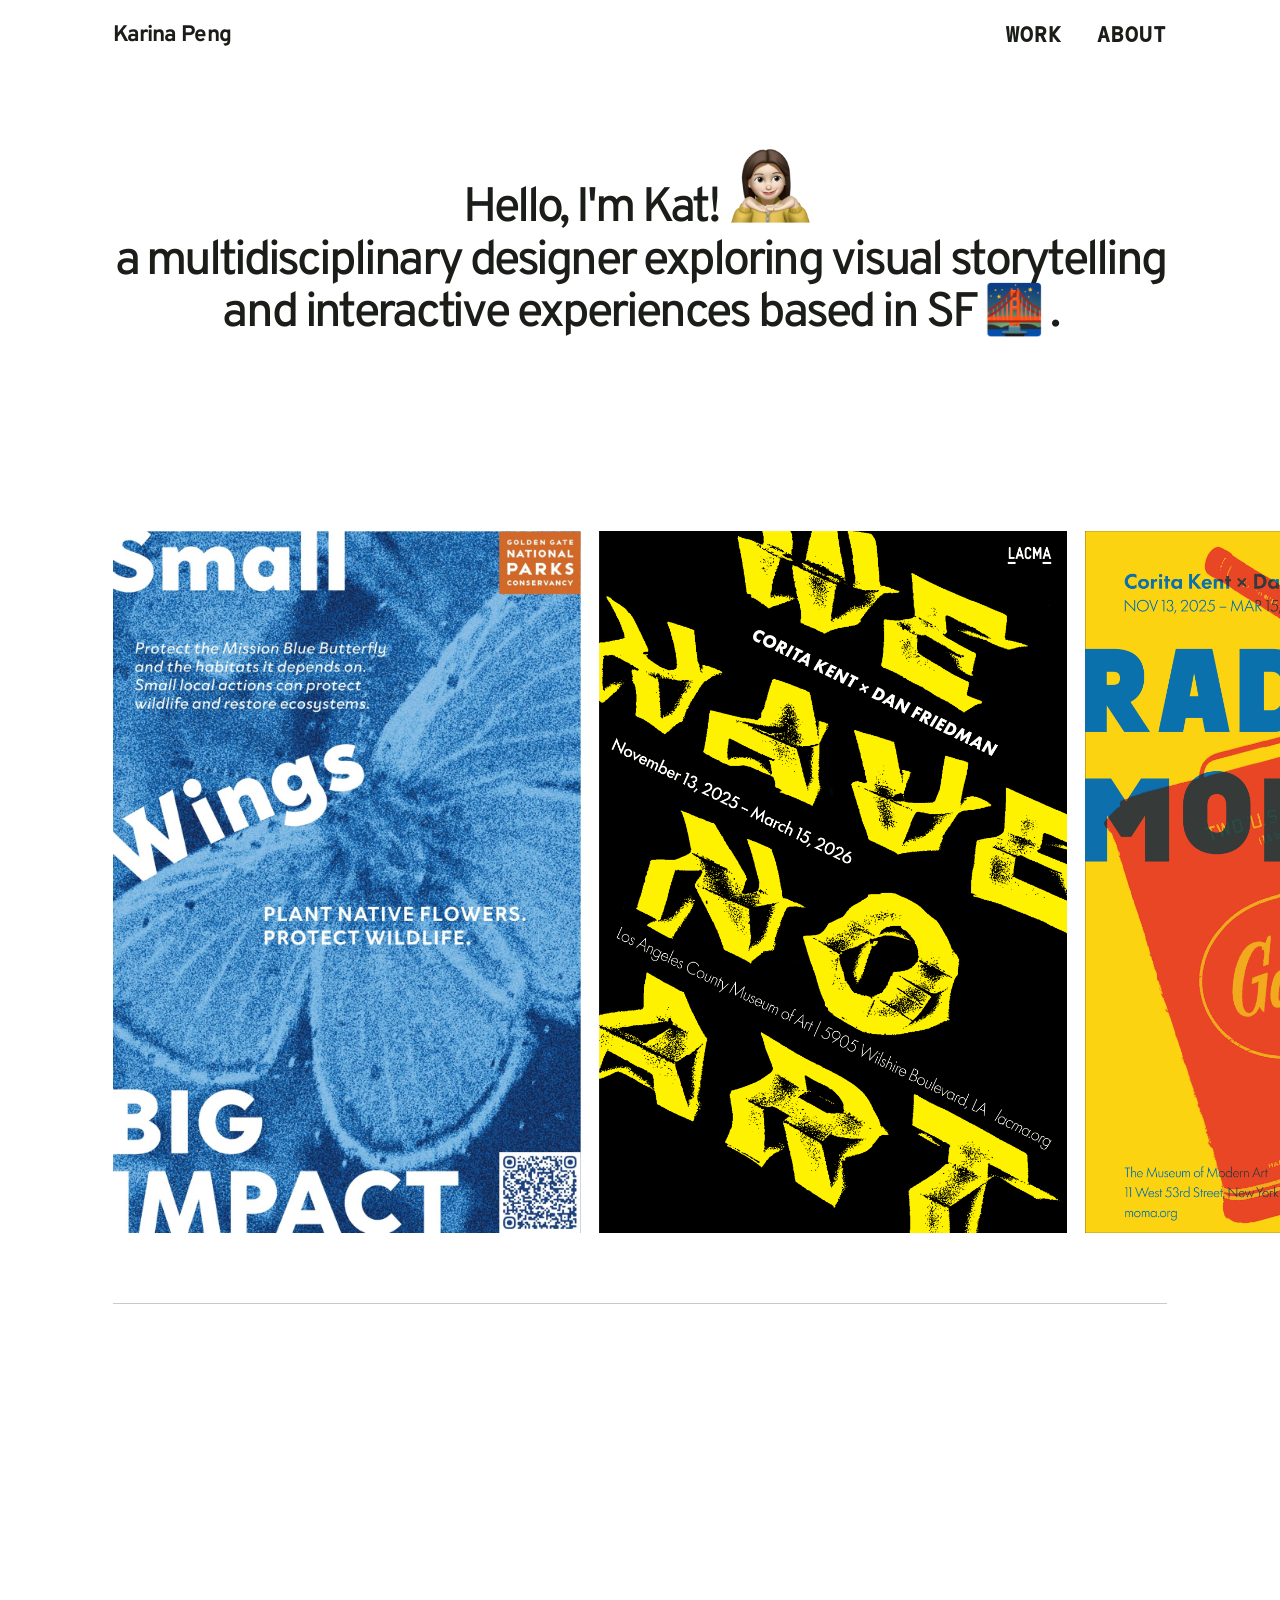
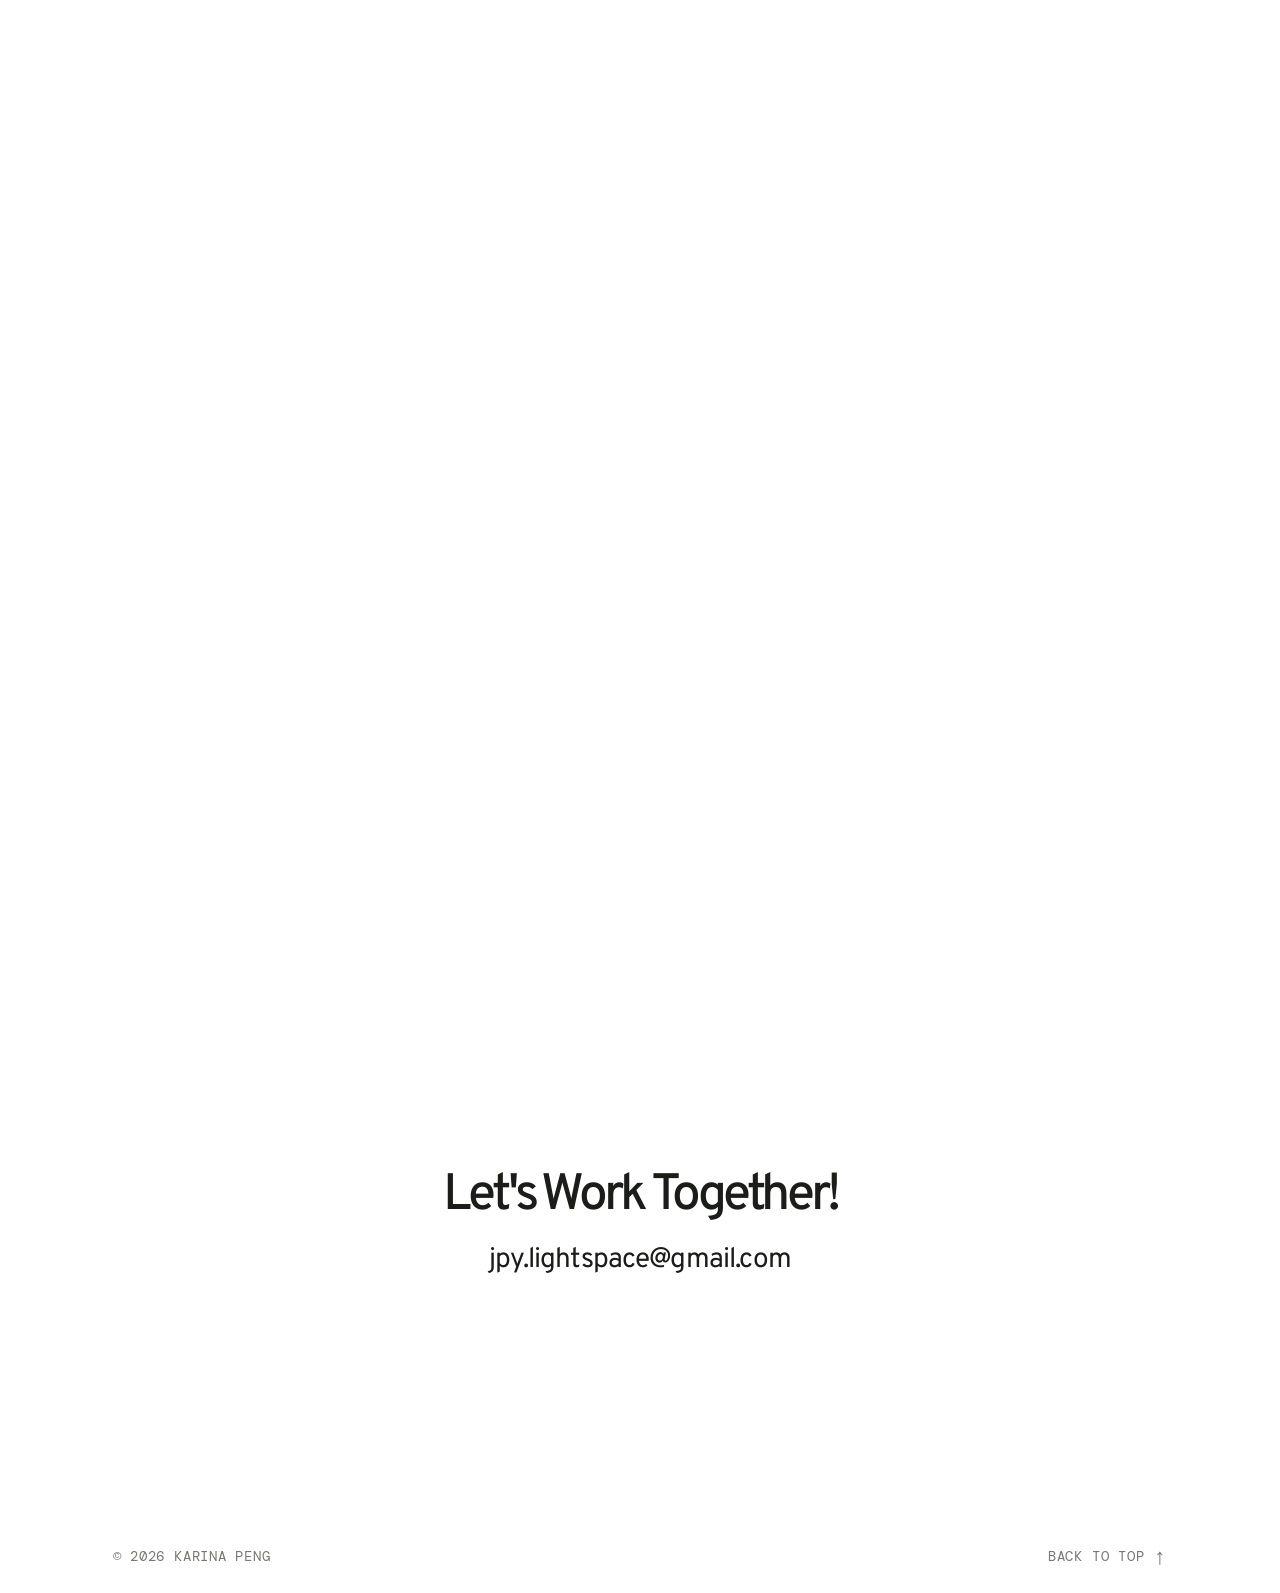
<file: index.html>
<!doctype html>
<html lang="en">
<head>
  <meta charset="utf-8">
  <meta name="viewport" content="width=device-width, initial-scale=1">
  <meta name="theme-color" content="#ffffff">
  <meta name="description" content="Selected work by Kat P, a multidisciplinary designer.">
  <title>Kat P — Multidisciplinary Designer</title>
  <link rel="preconnect" href="https://fonts.googleapis.com">
  <link rel="preconnect" href="https://fonts.gstatic.com" crossorigin>
  <link href="https://fonts.googleapis.com/css2?family=DM+Mono:wght@400;500&family=Overpass:wght@400;500;600;700&display=swap" rel="stylesheet">
  <link rel="stylesheet" href="style.css">
  <script src="script.js" defer></script>
</head>
<body>
  <header class="site-header" id="top">
    <a class="wordmark" href="#top" aria-label="Karina Peng, home">Karina Peng</a>
    <nav aria-label="Main navigation">
      <a href="#work">WORK</a>
      <a href="about.html">ABOUT</a>
    </nav>
  </header>

  <main>
    <section class="intro" id="about" aria-labelledby="intro-title">
      <div class="sprinkle-layer" aria-hidden="true"></div>
      <div class="intro-copy">
        <!-- IMAGE SWAP: change the portrait filename here; store the replacement in assets/. -->
        <h1 id="intro-title" class="intro-statement">Hello, I'm Kat!<img class="intro-inline-image portrait-image" src="assets/kat-portrait-cutout.png" alt="Illustrated portrait of K"><br>a multidisciplinary designer exploring visual storytelling and interactive experiences based in SF 🌉&nbsp;.</h1>
      </div>
    </section>

    <section class="work-section" id="work" aria-label="Selected projects">
      <div class="work-sticky">
        <div class="project-track">
          <!-- IMAGE SWAP: change each --project-image URL below to replace a gallery image. -->
          <!-- PROJECT 1 IMAGE: assets/small-wings-big-impact.jpg -->
          <article class="project project-poster" style="--project-image:url('assets/small-wings-big-impact.jpg')">
            <a class="project-link" href="project.html?project=small-wings-big-impact" aria-label="View case study: Mission Blue"></a>
            <div class="project-image" role="img" aria-label="Mission Blue environmental awareness campaign poster"></div>
            <div class="project-shade"></div>
            <div class="project-copy"><p class="project-meta">2025</p><h2>Small Wings,<br>Big Impact</h2><p class="project-description">Plant native flowers. Protect the Mission Blue Butterfly and its habitat.</p></div>
          </article>
          <!-- PROJECT 2 IMAGE: replace this file path to swap the poster thumbnail. -->
          <article class="project project-portrait" style="--project-image:url('assets/WeHaveNoArt_Poster.png')">
            <a class="project-link" href="project.html?project=field-notes" aria-label="View case study: We Have No Art"></a>
            <div class="project-image" role="img" aria-label="We Have No Art exhibition poster placeholder"></div>
            <div class="project-shade"></div>
            <div class="project-copy"><p class="project-meta">Poster Design · 2025</p><h2>We Have No Art</h2><p class="project-description">An exhibition poster communicating the show's ethos without depicting the featured artwork.</p></div>
          </article>
          <!-- PROJECT 3 IMAGE: replace this file path to swap the poster thumbnail. -->
          <article class="project project-portrait" style="--project-image:url('assets/RadicalModernists_Poster.png')">
            <a class="project-link" href="project.html?project=play-mode" aria-label="View case study: Radical Modernists"></a>
            <div class="project-image" role="img" aria-label="Radical Modernists poster featuring Corita Kent and Dan Friedman"></div>
            <div class="project-shade"></div>
            <div class="project-copy"><p class="project-meta">Poster Design · 2025</p><h2>Radical Modernists</h2><p class="project-description">An exhibition poster using a gas can as a visual metaphor for creative energy and change.</p></div>
          </article>
          <article class="project project-landscape" style="--project-image:url('assets/kombucha2.jpeg')">
            <a class="project-link" href="project.html?project=objects-of-use" aria-label="View case study: Mysophobia"></a>
            <div class="project-image" role="img" aria-label="Mysophobia kombucha bottles displayed on a store shelf"></div>
            <div class="project-shade"></div>
            <div class="project-copy"><p class="project-meta">Kombucha Packaging Design · 2025</p><h2>Mysophobia</h2><p class="project-description">A playful kombucha packaging concept inspired by the fear of germs.</p></div>
          </article>
        </div>
        <div class="gallery-progress" aria-hidden="true"><span></span></div>
      </div>
    </section>
    <section class="contact" id="contact">
      <h2>Let's Work Together!</h2>
      <!-- EDIT EMAIL: update the address in both the mailto: URL and visible text. -->
      <a class="contact-email" href="mailto:jpy.lightspace@gmail.com">jpy.lightspace@gmail.com</a>
      <footer><span>© 2026 Karina Peng</span><a href="#top">Back to top <span class="back-to-top-arrow" aria-hidden="true">↑</span></a></footer>
    </section>
  </main>
</body>
</html>
</file>
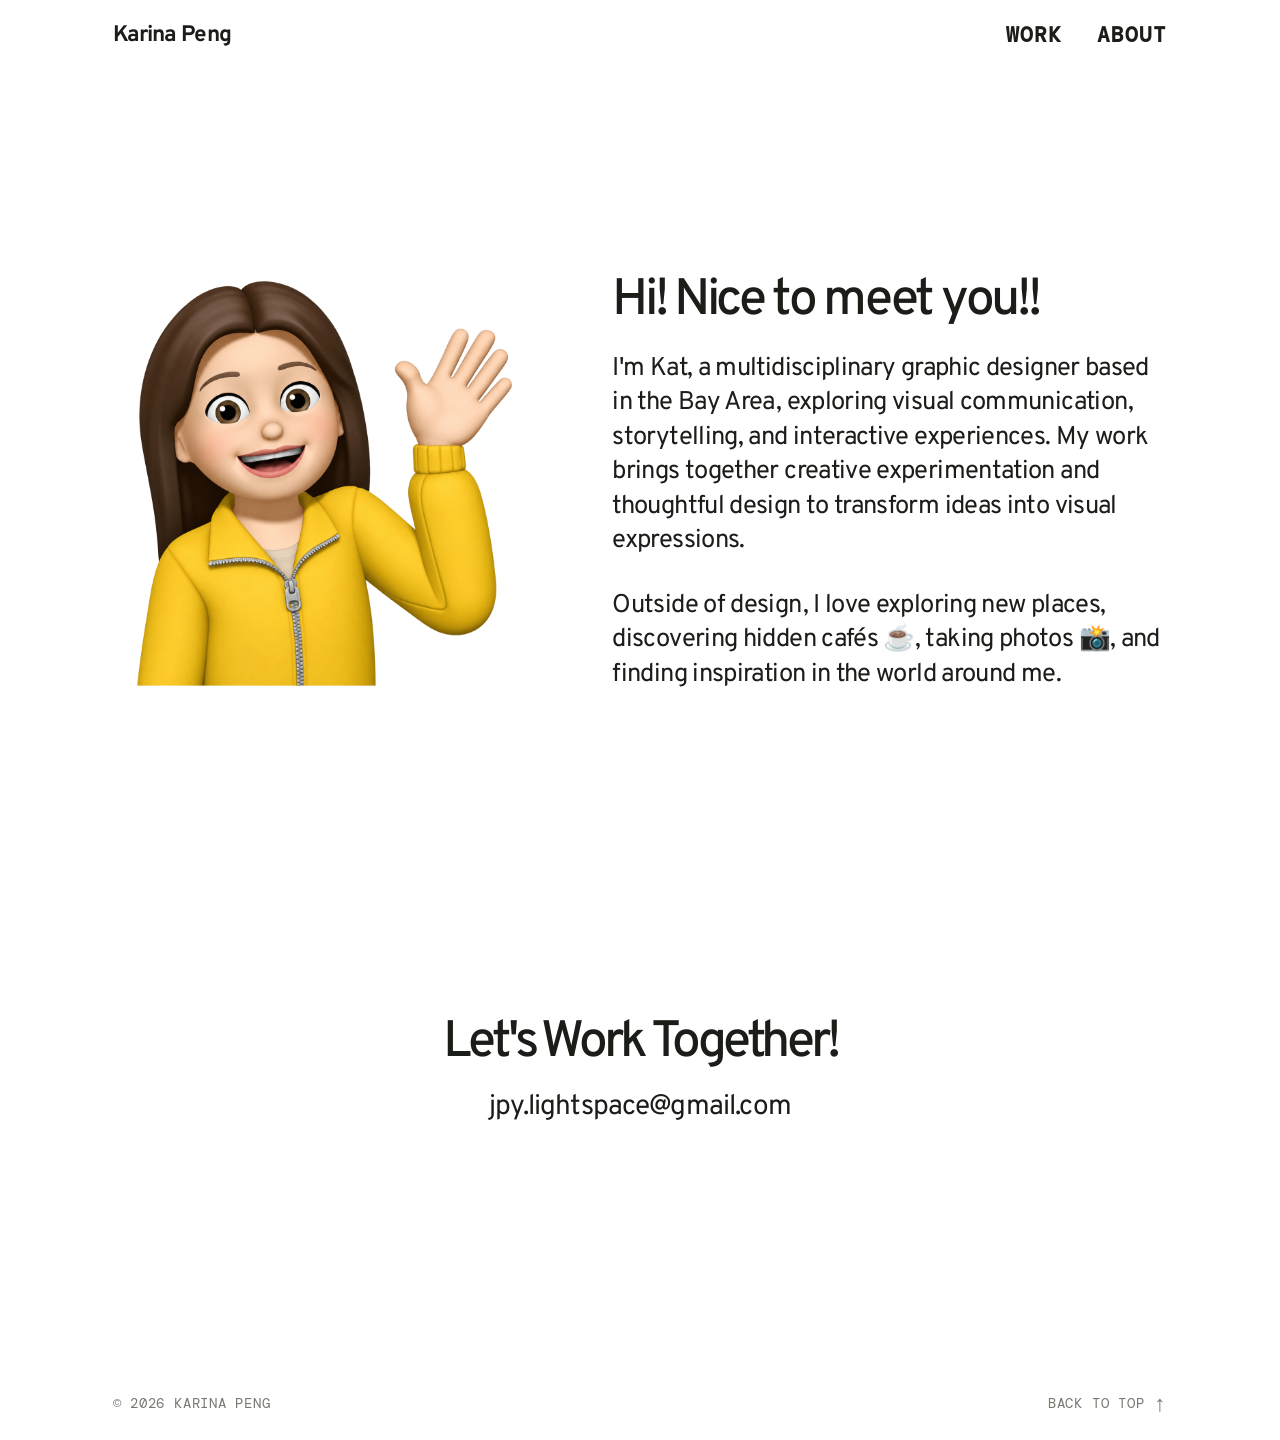
<file: about.html>
<!doctype html>
<html lang="en">
<head>
  <meta charset="utf-8">
  <meta name="viewport" content="width=device-width, initial-scale=1">
  <meta name="theme-color" content="#ffffff">
  <meta name="description" content="About Kat P, a multidisciplinary graphic designer based in the Bay Area.">
  <title>About — Kat P</title>
  <link rel="preconnect" href="https://fonts.googleapis.com">
  <link rel="preconnect" href="https://fonts.gstatic.com" crossorigin>
  <link href="https://fonts.googleapis.com/css2?family=DM+Mono:wght@400;500&family=Overpass:wght@400;500;600;700&display=swap" rel="stylesheet">
  <link rel="stylesheet" href="style.css">
  <script src="script.js" defer></script>
</head>
<body class="about-page">
  <header class="site-header" id="top">
    <a class="wordmark" href="index.html#top" aria-label="Karina Peng, home">Karina Peng</a>
    <nav aria-label="Main navigation">
      <a href="index.html#work">WORK</a>
      <a href="about.html" aria-current="page">ABOUT</a>
    </nav>
  </header>

  <main class="about-main" id="about-content">
    <section class="about-layout" aria-label="About Kat">
      <div class="about-illustration">
        <!-- IMAGE SWAP: replace this src with another image file saved in assets/. -->
        <img src="assets/kat-about-refined.png" alt="Illustration of Kat waving">
      </div>
      <div class="about-copy">
        <h1>Hi! Nice to meet you!!</h1>
        <p>I'm Kat, a multidisciplinary graphic designer based in the Bay Area, exploring visual communication, storytelling, and interactive experiences. My work brings together creative experimentation and thoughtful design to transform ideas into visual expressions.</p>
        <p>Outside of design, I love exploring new places, discovering hidden cafés ☕, taking photos 📸, and finding inspiration in the world around me.</p>
      </div>
    </section>
  </main>
  <section class="contact" id="contact">
    <h2>Let's Work Together!</h2>
    <!-- EDIT EMAIL: update the address in both the mailto: URL and visible text. -->
    <a class="contact-email" href="mailto:jpy.lightspace@gmail.com">jpy.lightspace@gmail.com</a>
    <footer><span>© 2026 Karina Peng</span><a href="#top">Back to top <span class="back-to-top-arrow" aria-hidden="true">↑</span></a></footer>
  </section>
</body>
</html>
</file>
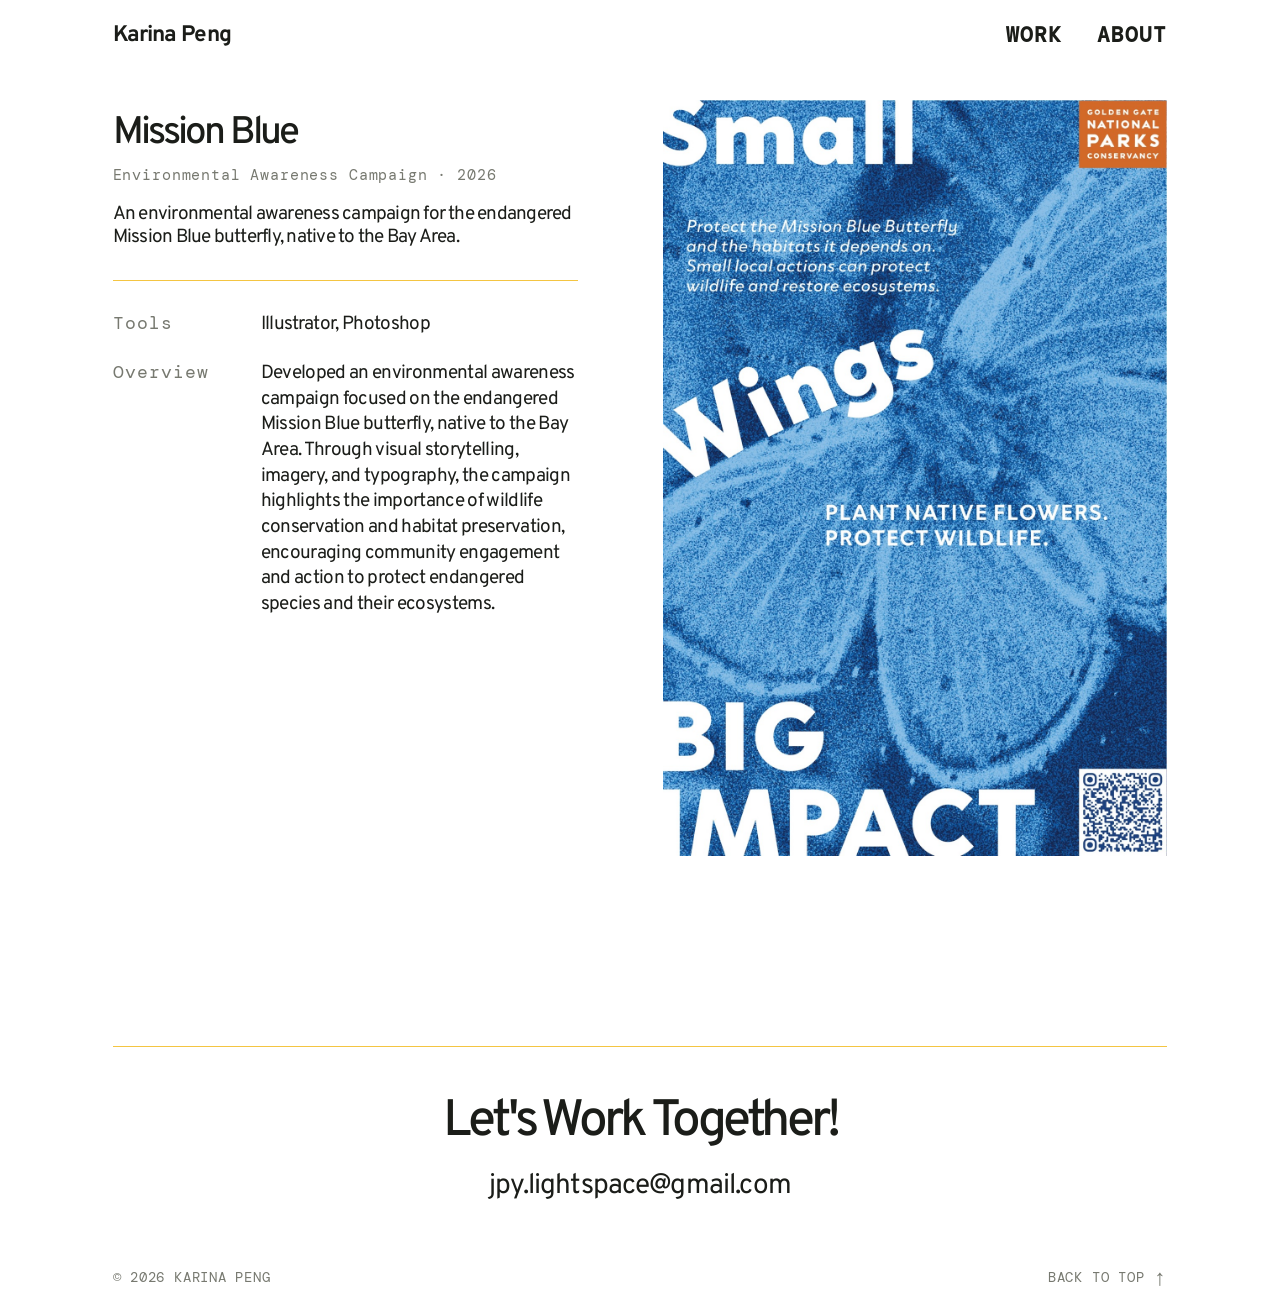
<file: project.html>
<!doctype html>
<html lang="en">
<head>
  <meta charset="utf-8">
  <meta name="viewport" content="width=device-width, initial-scale=1">
  <meta name="theme-color" content="#ffffff">
  <meta name="description" content="Project case study by Kat P.">
  <title>Project — Kat P</title>
  <link rel="preconnect" href="https://fonts.googleapis.com">
  <link rel="preconnect" href="https://fonts.gstatic.com" crossorigin>
  <link href="https://fonts.googleapis.com/css2?family=DM+Mono:wght@400;500&family=Overpass:wght@400;500;600;700&display=swap" rel="stylesheet">
  <link rel="stylesheet" href="style.css">
  <script src="script.js" defer></script>
</head>
<body class="case-page">
  <header class="site-header" id="top">
    <a class="wordmark" href="index.html#top" aria-label="Karina Peng, home">Karina Peng</a>
    <nav aria-label="Main navigation">
      <a href="index.html#work">WORK</a>
      <a href="about.html">ABOUT</a>
    </nav>
  </header>

  <main class="case-study" id="case-study">
    <section class="case-showcase" aria-label="Project details and poster">
      <!-- CASE STUDY IMAGE: change the image path in script.js under projectData for this project. -->
      <div class="case-hero-image" role="img" data-hero-image></div>
      <div class="case-side-info">
        <div class="case-intro">
        <h1 class="case-title" data-title></h1>
        <p class="case-kicker"><span class="case-category" data-category></span> · <span data-year></span></p>
        <p class="case-summary" data-summary></p>
        </div>
        <section class="case-details" aria-label="Project details">
          <h2>Tools</h2>
          <div class="case-tools" data-tools></div>
          <h2>Overview</h2>
          <p class="case-overview" data-overview></p>
        </section>
      </div>
    </section>
    <section class="process-section" aria-label="Project process images">
      <div class="process-grid">
        <!-- PROCESS IMAGE SWAP: replace a placeholder div with <img src="assets/process-01.jpg" alt="Describe this process image">. -->
        <div class="process-placeholder" data-process="01"><span>Process image placeholder · 01</span></div>
      </div>
    </section>
    <section class="contact case-contact" id="contact">
      <h2>Let's Work Together!</h2>
      <!-- EDIT EMAIL: update the address in both the mailto: URL and visible text. -->
      <a class="contact-email" href="mailto:jpy.lightspace@gmail.com">jpy.lightspace@gmail.com</a>
      <footer><span>© 2026 Karina Peng</span><a href="#top">Back to top <span class="back-to-top-arrow" aria-hidden="true">↑</span></a></footer>
    </section>
  </main>
</body>
</html>
</file>
<file: style.css>
:root {
  --paper: #ffffff;
  --ink: #1b1d19;
  --muted: #777970;
  --accent: #fa633d;
  --sunflower: #f4c542;
  --page-pad: clamp(31px, 8.8vw, 141px);
  --mono: "DM Mono", monospace;
  --sans: "Overpass", sans-serif;
}

* { box-sizing: border-box; }
html { scroll-behavior: smooth; }
body { margin: 0; color: var(--ink); background: var(--paper); font-family: var(--sans); -webkit-font-smoothing: antialiased; }
a { color: inherit; text-decoration: none; }
@media (hover: hover) and (pointer: fine) {
  body.has-custom-cursor, body.has-custom-cursor a { cursor: none; }
  .custom-cursor { position: fixed; z-index: 30; top: 0; left: 0; width: 20px; height: 20px; border-radius: 50%; background: var(--sunflower); pointer-events: none; opacity: 0; transform: translate(-50%, -50%); transition: opacity .16s ease, width .16s ease, height .16s ease; }
  .custom-cursor.is-visible { opacity: 1; }
  .custom-cursor.is-hovering { width: 27px; height: 27px; }
}
.site-header { position: fixed; z-index: 10; inset: 0 0 auto; height: 70px; padding: 0 var(--page-pad); display: flex; align-items: center; justify-content: space-between; background: var(--paper); }
.wordmark { font-size: 22.5px; letter-spacing: -.04em; font-weight: 700; }
.wordmark span { font-family: var(--mono); font-size: 8px; vertical-align: top; margin-left: 3px; }
.site-header nav { display: flex; gap: 34px; }
.site-header nav a, .eyebrow, .gallery-topline, .project-number, .project-meta { font-family: var(--mono); font-size: 11px; letter-spacing: .055em; }
.site-header nav a { font-size: 21px; font-weight: 700; }
.site-header nav a { transition: color .2s ease; }
.site-header nav a:hover { color: var(--sunflower); }
.eyebrow { margin: 0; color: var(--muted); }
.intro { min-height: 48svh; padding: 138px var(--page-pad) 28px; position: relative; display: flex; flex-direction: column; align-items: center; justify-content: flex-start; text-align: center; }
.intro-copy { width: 100%; position: relative; z-index: 1; }
.sprinkle-layer { position: fixed; inset: 0; z-index: 9; overflow: hidden; pointer-events: none; }
.sprinkle { position: absolute; width: var(--sprinkle-size); height: var(--sprinkle-height); border-radius: var(--sprinkle-radius, 2px); background: var(--sprinkle-color); opacity: 0; animation: sprinkle-fall 1.8s cubic-bezier(.18,.65,.34,1) forwards; }
@keyframes sprinkle-fall {
  0% { opacity: 0; transform: translate(-50%, -50%) rotate(0) scale(.4); }
  12% { opacity: 1; }
  46% { transform: translate(calc(-50% + var(--sprinkle-x1)), calc(-50% + var(--sprinkle-y1))) rotate(var(--sprinkle-rotate1)) scale(1); }
  100% { opacity: 0; transform: translate(calc(-50% + var(--sprinkle-dx)), calc(-50% + var(--sprinkle-dy))) rotate(var(--sprinkle-rotate)) scale(.85); }
}
.intro .eyebrow { margin-bottom: 24px; }
.intro .eyebrow span { color: var(--accent); margin: 0 7px; }
.intro h1 { margin: 0; font-size: clamp(28.8px, 3.78vw, 54px); line-height: 1.08; letter-spacing: -.065em; font-weight: 500; }
.intro-inline-image { display: inline-block; position: relative; width: .82em; height: .82em; margin: 0 .09em; vertical-align: -.12em; overflow: hidden; border: 2px dotted var(--ink); border-radius: 3px; }
.portrait-image { width: 1.845em; height: 1.845em; object-fit: contain; border: 0; border-radius: 0; }
.portrait-placeholder { background: linear-gradient(145deg, #ecd3c3, #d7a995 58%, #9c736a); }
.portrait-placeholder::before { content: ""; position: absolute; width: 30%; height: 30%; left: 35%; top: 17%; border-radius: 50%; background: #f4e4d6; }
.portrait-placeholder::after { content: ""; position: absolute; width: 68%; height: 42%; left: 16%; bottom: -7%; border-radius: 50% 50% 0 0; background: #3f4945; }
.artwork-placeholder { background: linear-gradient(135deg, #eab3a0 0 38%, #efa83c 38% 65%, #8ba59d 65%); }
.artwork-placeholder::before { content: ""; position: absolute; width: 58%; height: 58%; top: 20%; left: 21%; background: #f4eee1; border-radius: 50%; mix-blend-mode: screen; }
.artwork-placeholder::after { content: ""; position: absolute; width: 70%; height: 14%; left: 15%; bottom: 17%; background: #242a28; transform: rotate(-32deg); }
.intro-index { position: absolute; right: var(--page-pad); bottom: 24px; color: var(--muted); font: 11px var(--mono); letter-spacing: .055em; }
.work-section { position: relative; height: 100vh; height: 100svh; }
.work-sticky { height: 100vh; height: 100svh; position: sticky; top: 0; overflow: hidden; display: flex; flex-direction: column; justify-content: center; }
.gallery-topline { position: absolute; z-index: 2; top: 92px; left: var(--page-pad); right: var(--page-pad); display: flex; justify-content: space-between; color: var(--muted); }
.project-track { align-self: flex-start; display: flex; gap: 18px; margin-top: 0; padding: 0 var(--page-pad); width: max-content; will-change: transform; transform: translate3d(0,0,0); }
.project { position: relative; flex: 0 0 min(76vw, 1120px); height: min(78vh, 820px); min-height: 390px; overflow: hidden; background: #d9d5cb; isolation: isolate; color: white; }
.project-link { position: absolute; z-index: 1; inset: 0; }
.project-link:focus-visible { outline: 2px solid var(--accent); outline-offset: -7px; }
.project-image { position: absolute; z-index: -2; inset: 0; background-image: var(--project-image); background-position: center; background-size: cover; filter: none; transform: none; opacity: 1; transition: opacity .35s ease; }
.project-poster { flex: 0 0 min(52vh, 546px); background: transparent; }
.project-portrait { flex-basis: min(52vh, 546px); }
.project-portrait .project-image { background-size: contain; background-repeat: no-repeat; }
.project-square { flex-basis: min(72.8vh, 764px); height: min(78vh, 820px); background: transparent; }
.project-square .project-image { background-size: contain; background-repeat: no-repeat; }
.project-landscape { flex: 0 0 auto; width: min(114.5vh, 1202px); height: min(78vh, 820px); background: transparent; }
.project-landscape .project-image { background-size: contain; background-repeat: no-repeat; }
.project-poster .project-image { background-color: transparent; background-size: contain; background-repeat: no-repeat; filter: none; transform: none; transition: opacity .35s ease; }
.project-poster:hover .project-image, .project-poster:focus-within .project-image { filter: none; transform: none; opacity: .58; }
.project-poster .project-shade { background: transparent; }
.project-poster .project-description { display: none; }
.project-poster .project-copy { display: none; }
.project-poster:hover .project-copy, .project-poster:focus-within .project-copy { transform: translate(-50%, -50%); }
.project-poster .project-meta, .project-poster .project-copy h2 { display: table; width: auto; max-width: 100%; margin-left: auto; margin-right: auto; padding: 4px 9px; color: #fff; background: #111; }
.project-poster .project-meta, .project-poster .project-copy h2 { font-family: var(--sans); font-size: clamp(15px, 2vw, 22px); font-weight: 600; line-height: 1; letter-spacing: -.03em; }
.project-poster .project-meta { margin-bottom: 7px; }
.project-poster .project-copy h2 { margin-bottom: 0; white-space: nowrap; }
.project-poster .project-copy h2 br { display: none; }
.project-shade { display: none; }
.project:hover .project-image, .project:focus-within .project-image { filter: none; transform: none; opacity: .58; }
article.project.project-poster:hover .project-image,
article.project.project-poster:focus-within .project-image { transform: none; }
.project-number { position: absolute; z-index: 2; top: 25px; left: 27px; color: rgba(255,255,255,.78); pointer-events: none; }
.project-copy { display: none; }
.project:hover .project-copy, .project:focus-within .project-copy { opacity: 1; transform: translateY(0); }
article.project.project-poster:hover .project-copy,
article.project.project-poster:focus-within .project-copy { left: 50%; right: auto; transform: translate(-50%, -50%); text-align: center; }
.project-meta { margin: 0 0 12px; color: rgba(255,255,255,.78); }
.project-copy h2 { margin: 0 0 14px; font-size: clamp(34px, 5vw, 68px); line-height: 1; letter-spacing: -.07em; font-weight: 500; }
.project-description { max-width: 370px; margin: 0; font-size: 14px; line-height: 1.55; color: rgba(255,255,255,.84); }
.project-arrow { position: absolute; z-index: 2; right: 28px; bottom: 28px; font-size: 24px; opacity: .8; transition: transform .25s; pointer-events: none; }
.project:hover .project-arrow { transform: translate(3px,-3px); }
.gallery-progress { height: 1px; background: #c9c9c5; position: absolute; bottom: 28px; left: var(--page-pad); right: var(--page-pad); }
.gallery-progress span { display: block; height: 2px; width: 100%; background: var(--sunflower); transform-origin: left; transform: scaleX(0); }
.contact { min-height: 60vh; padding: 100px var(--page-pad) 28px; display: flex; flex-direction: column; align-items: center; justify-content: center; text-align: center; }
.contact h2 { margin: 20px 0 48px; font-size: clamp(22.5px, 4vw, 52px); line-height: .94; letter-spacing: -.08em; font-weight: 500; }
.contact-email { display: inline-block; margin: -27px 0 20px; font-size: clamp(20px, 2.3vw, 28px); letter-spacing: -.03em; }
.contact-email:hover { color: var(--sunflower); }
.social-links { display: flex; justify-content: center; flex-wrap: wrap; gap: clamp(20px, 4vw, 55px); font-family: var(--mono); font-size: 12px; letter-spacing: .055em; }
.social-links a { transition: color .2s ease; }
.social-links a:hover { color: var(--accent); }
.social-links a span { color: var(--accent); font-size: 15px; line-height: 1; margin-left: 5px; vertical-align: -1px; }
.contact footer { width: 100%; display: flex; justify-content: space-between; color: var(--muted); margin-top: auto; padding-top: 50px; font: clamp(10px, 1.15vw, 14px) var(--mono); letter-spacing: .055em; text-transform: uppercase; }
.contact footer .back-to-top-arrow { display: inline-block; font-size: 1.6em; line-height: .7; vertical-align: -.12em; }
.contact footer a:hover { color: var(--accent); }

/* Shared case-study page layout */
.case-page { padding-top: 70px; }
.case-kicker { color: var(--muted); font: 10px var(--mono); font-size: clamp(12.2px, 1.22vw, 15.3px); letter-spacing: .055em; }
.case-category { text-transform: capitalize; }
.case-title { margin: 16px 0 12px; max-width: 1100px; font-size: clamp(14.5px, 3vw, 40px); line-height: .96; letter-spacing: -.075em; font-weight: 500; }
.case-kicker { margin: 0 0 18px; }
.case-summary { max-width: 650px; margin: 0; font-size: clamp(15.2px, 1.52vw, 19px); line-height: 1.2; letter-spacing: -.04em; }
.case-showcase { display: grid; grid-template-columns: minmax(280px, 1fr) minmax(220px, 1.2fr); align-items: start; gap: clamp(18px, 2.5vw, 32px); padding: 30px var(--page-pad) 80px; }
.case-side-info { min-width: 0; grid-column: 1; grid-row: 1; }
.case-hero-image { grid-column: 2; grid-row: 1; width: 100%; height: min(70svh, 640px); min-height: 0; max-height: none; margin: 0; background: var(--case-image, linear-gradient(135deg,#dad5c9,#b8c3bd)); background-position: center; background-size: cover; }
.case-hero-image.is-poster { justify-self: end; width: min(100%, 56vh, 720px); height: auto; aspect-ratio: 2 / 3; min-height: 0; max-height: none; margin: 0; background-color: transparent; background-repeat: no-repeat; background-size: contain; }
.case-details { padding: 30px 0 0; margin-top: 32px; display: grid; grid-template-columns: minmax(130px, .7fr) 2fr; align-items: baseline; gap: 22px 18px; border-top: 1px solid var(--sunflower); }
.case-details h2 { margin: 0; font: 10px var(--mono); font-size: clamp(14.4px, 1.44vw, 18px); letter-spacing: .06em; color: var(--muted); white-space: nowrap; }
.process-heading { margin: 0; font: 10px var(--mono); letter-spacing: .06em; color: var(--muted); }
.case-tools { margin: 0; display: block; font-size: clamp(15.2px, 1.52vw, 19px); line-height: 1.35; letter-spacing: -.035em; }
.case-overview { max-width: 730px; margin: 0; font-size: clamp(15.2px, 1.52vw, 19px); line-height: 1.35; letter-spacing: -.035em; }
.process-section { padding: 105px var(--page-pad) 130px; }
.process-top { display: flex; justify-content: space-between; align-items: baseline; margin-bottom: 28px; }
.process-top p { margin: 0; font: 9px var(--mono); color: var(--muted); }
.process-grid { display: grid; grid-template-columns: 1.2fr .8fr; gap: 18px; }
.process-placeholder { min-height: 360px; position: relative; overflow: hidden; display: flex; align-items: flex-end; padding: 22px; background: var(--process-bg); }
.process-placeholder:nth-child(3) { grid-column: 1 / -1; min-height: 48vw; }
.process-placeholder::before, .process-placeholder::after { content: ""; position: absolute; pointer-events: none; }
.process-placeholder::before { inset: 12% 15%; border: 1px solid rgba(27,29,25,.2); transform: rotate(-5deg); }
.process-placeholder::after { width: 28%; aspect-ratio: 1; top: 23%; left: 36%; border-radius: 50%; background: rgba(250,99,61,.82); mix-blend-mode: multiply; }
.process-placeholder:nth-child(2)::before { inset: 17% 12% 24%; border: 0; background: repeating-linear-gradient(0deg,transparent 0 23px,rgba(27,29,25,.12) 24px 25px); transform: rotate(3deg); }
.process-placeholder:nth-child(2)::after { width: 21%; left: 25%; top: 32%; border-radius: 0; background: rgba(123,143,133,.8); }
.process-placeholder:nth-child(3)::before { inset: 12% 22%; border: 1px solid rgba(27,29,25,.22); transform: rotate(0); background: repeating-linear-gradient(90deg,transparent 0 9.8%,rgba(27,29,25,.1) 10% 10.1%); }
.process-placeholder:nth-child(3)::after { width: 14%; top: 28%; left: 43%; background: rgba(244,183,63,.9); }
.process-placeholder span { position: relative; z-index: 1; font: 9px var(--mono); letter-spacing: .05em; }
.process-grid.has-project-photo > .process-placeholder.has-process-image { grid-column: 1 / -1; min-height: 0; aspect-ratio: 1731 / 1179; padding: 0; background: transparent; }
.process-placeholder.has-process-image::before, .process-placeholder.has-process-image::after { display: none; }
.process-placeholder.has-process-image img { display: block; width: 100%; height: 100%; object-fit: contain; }
.case-contact { padding-top: 110px; }
.case-page .contact { min-height: 42vh; }
.case-page .contact footer { padding-top: 25px; }
.case-page .contact::before { content: ""; display: block; width: 100%; height: 1px; flex: 0 0 1px; margin: 0 0 32px; background: var(--sunflower); }

/* About page */
.about-page { padding-top: 70px; }
.about-main { min-height: calc(100svh - 70px); padding: 70px var(--page-pad); display: flex; align-items: center; }
.about-layout { width: 100%; max-width: 1450px; margin: 0 auto; display: grid; grid-template-columns: minmax(0, .85fr) minmax(0, 1.15fr); gap: clamp(38px, 7vw, 108px); align-items: center; }
.about-illustration img { display: block; width: min(100%, 420px); max-height: 72svh; object-fit: contain; object-position: center; }
.about-copy h1 { margin: 0 0 24px; font-size: clamp(36px, 4vw, 52px); line-height: .98; letter-spacing: -.065em; font-weight: 500; }
.about-copy p { max-width: 820px; margin: 0; font-size: clamp(18px, 2vw, 26px); line-height: 1.35; letter-spacing: -.025em; }
.about-copy p + p { margin-top: 30px; }

@media (hover: none) {
  .project-image { filter: none; }
}
@media (max-width: 700px) {
  .site-header { height: 60px; }
  .site-header nav { gap: 22px; }
  .wordmark { font-size: 21px; }
  .site-header nav a { font-size: 19.5px; font-weight: 700; }
  .about-page { padding-top: 60px; }
  .about-main { min-height: calc(100svh - 60px); padding: 44px var(--page-pad) 60px; }
  .about-layout { grid-template-columns: 1fr; gap: 24px; }
  .about-illustration img { width: min(58vw, 240px); max-height: 34svh; }
  .about-copy h1 { font-size: clamp(34px, 9.6vw, 40px); margin-bottom: 18px; }
  .about-copy p { font-size: clamp(17px, 4.8vw, 20px); }
  .about-copy p + p { margin-top: 22px; }
  .intro { min-height: 52svh; padding-top: 120px; padding-bottom: 28px; }
  .intro .eyebrow { font-size: 10px; margin-bottom: 20px; }
  .intro h1 { font-size: clamp(25.2px, 4.5vw, 37.8px); }
  .intro-index { display: none; }
  .work-section, .work-sticky { height: 88svh; }
  .gallery-topline { top: 76px; font-size: 9px; }
  .project-track { gap: 12px; margin-top: 52px; }
  .project { flex-basis: 84vw; height: 66svh; min-height: 360px; }
  .project-poster { flex-basis: max(44svh, 240px); }
  .project-portrait { flex-basis: max(44svh, 240px); }
  .project-square { flex-basis: 62vw; height: 66svh; min-height: 360px; }
  .project-landscape { flex: 0 0 auto; width: 96.9svh; height: 66svh; min-height: 360px; }
  .project-copy { left: 24px; right: 24px; bottom: 36px; }
  .project-copy h2 { font-size: 44px; }
  .project-description { font-size: 13px; }
  .project-number { top: 20px; left: 20px; }
  .gallery-progress { bottom: 20px; }
  .contact { min-height: 60svh; padding-top: 85px; }
  .contact h2 { margin: 18px 0 38px; font-size: clamp(22px, 5.5vw, 36px); }
  .contact-email { margin: -22px 0 15px; font-size: 18px; }
  .social-links { flex-wrap: nowrap; gap: clamp(7px, 1.8vw, 14px); font-size: 9px; letter-spacing: .02em; white-space: nowrap; }
  .contact footer { padding-top: 37.5px; font-size: 9px; }
  .case-page .contact footer { gap: 12px; }
  .case-page { padding-top: 60px; }
  .case-showcase { grid-template-columns: minmax(0, 1fr); gap: 24px; padding-top: 24px; padding-bottom: 56px; }
  .case-side-info { grid-column: 1; grid-row: 2; }
  .case-hero-image { grid-column: 1; grid-row: 1; width: 100%; height: auto; aspect-ratio: 4 / 3; }
  .case-hero-image.is-poster { width: 100%; height: auto; aspect-ratio: 2 / 3; justify-self: stretch; }
  .case-details { grid-template-columns: 1fr; gap: 12px; padding: 24px 0 0; margin-top: 24px; }
  .case-title { font-size: clamp(14px, 3.75vw, 25px); margin-bottom: 12px; }
  .case-overview { margin-top: 2px; }
  .process-section { padding-top: 75px; padding-bottom: 85px; }
  .process-grid { grid-template-columns: 1fr; }
  .process-placeholder, .process-placeholder:nth-child(3) { min-height: 72vw; grid-column: auto; }
  .case-contact { padding-top: 75px; }
  .case-page .contact { min-height: 42svh; }
  .case-page .contact footer { padding-top: 18.75px; }
}
@media (prefers-reduced-motion: reduce) {
  html { scroll-behavior: auto; }
  *, *::before, *::after { transition-duration: .01ms !important; }
}
</file>
